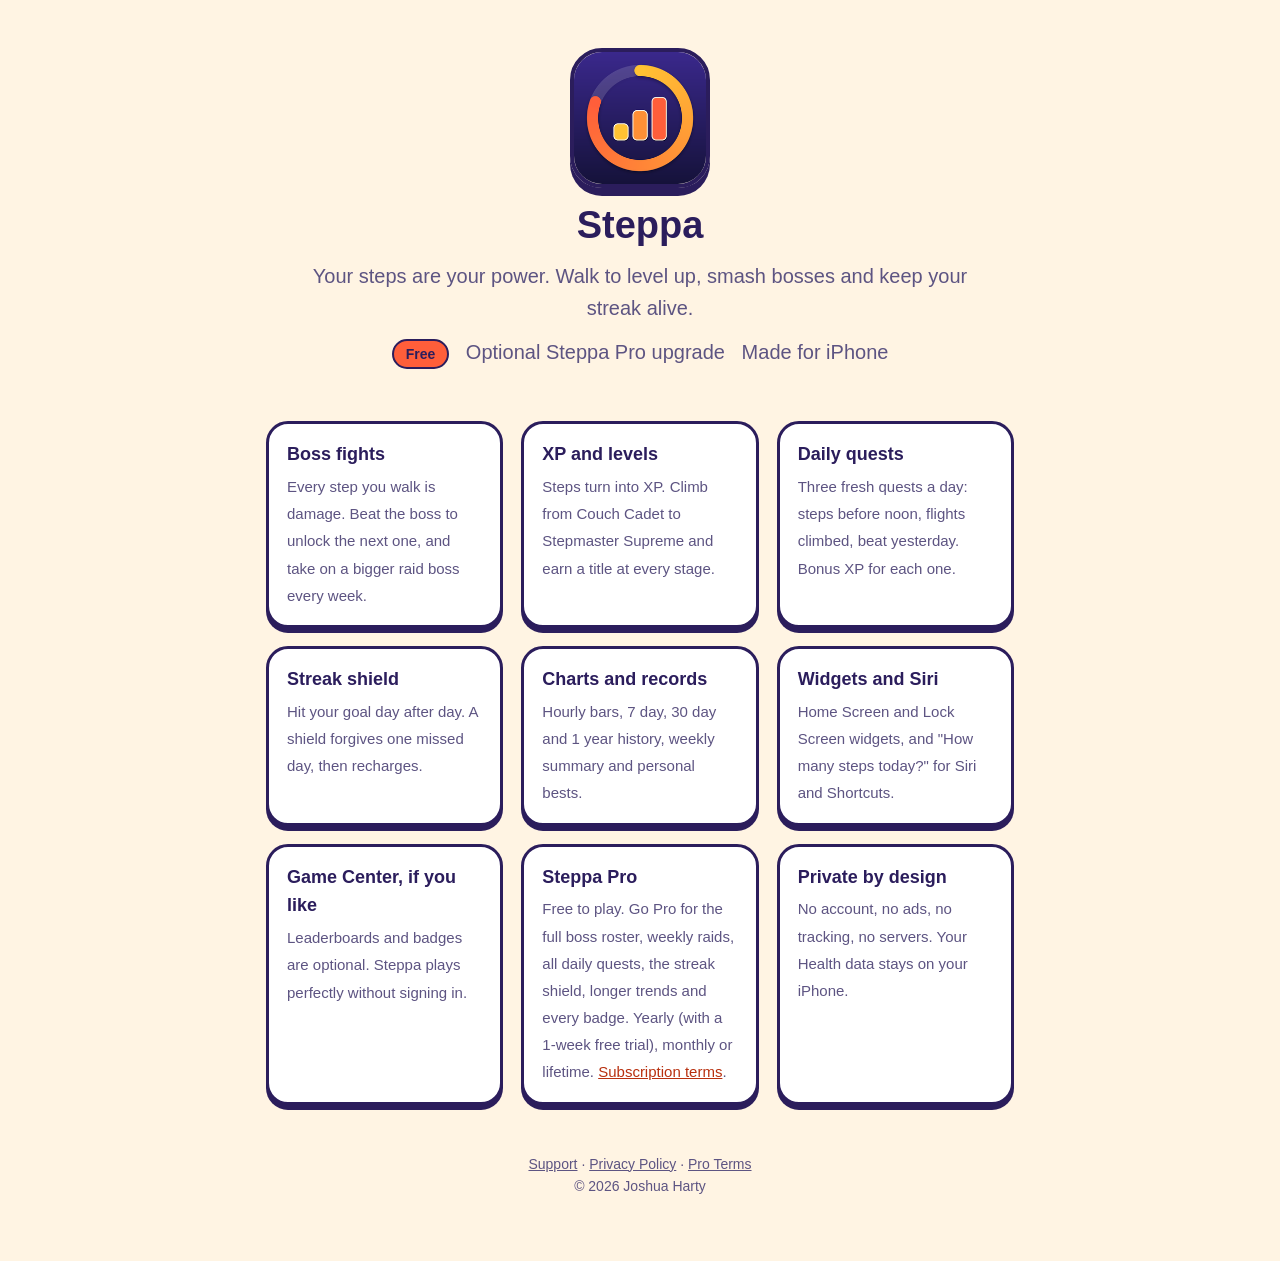
<file: index.html>
<!doctype html>
<html lang="en-GB">
<head>
<meta charset="utf-8">
<meta name="viewport" content="width=device-width, initial-scale=1">
<title>Steppa: Walk. Fight. Level up.</title>
<meta name="description" content="Steppa turns your steps into XP and boss damage. Beat bosses, finish daily quests, keep your streak alive. No account, no ads, no tracking.">
<link rel="icon" href="favicon.png">
<link rel="stylesheet" href="style.css">
</head>
<body>
<div class="wrap">
  <div class="hero">
    <img src="icon.png" alt="Steppa app icon">
    <h1>Steppa</h1>
    <p>Your steps are your power. Walk to level up, smash bosses and keep your streak alive.</p>
    <p><span class="tag">Free</span> &nbsp; Optional Steppa Pro upgrade &nbsp; Made for iPhone</p>
  </div>
  <div class="grid">
    <div class="card"><b>Boss fights</b><span>Every step you walk is damage. Beat the boss to unlock the next one, and take on a bigger raid boss every week.</span></div>
    <div class="card"><b>XP and levels</b><span>Steps turn into XP. Climb from Couch Cadet to Stepmaster Supreme and earn a title at every stage.</span></div>
    <div class="card"><b>Daily quests</b><span>Three fresh quests a day: steps before noon, flights climbed, beat yesterday. Bonus XP for each one.</span></div>
    <div class="card"><b>Streak shield</b><span>Hit your goal day after day. A shield forgives one missed day, then recharges.</span></div>
    <div class="card"><b>Charts and records</b><span>Hourly bars, 7 day, 30 day and 1 year history, weekly summary and personal bests.</span></div>
    <div class="card"><b>Widgets and Siri</b><span>Home Screen and Lock Screen widgets, and "How many steps today?" for Siri and Shortcuts.</span></div>
    <div class="card"><b>Game Center, if you like</b><span>Leaderboards and badges are optional. Steppa plays perfectly without signing in.</span></div>
    <div class="card"><b>Steppa Pro</b><span>Free to play. Go Pro for the full boss roster, weekly raids, all daily quests, the streak shield, longer trends and every badge. Yearly (with a 1-week free trial), monthly or lifetime. <a href="terms.html">Subscription terms</a>.</span></div>
    <div class="card"><b>Private by design</b><span>No account, no ads, no tracking, no servers. Your Health data stays on your iPhone.</span></div>
  </div>
  <footer><a href="support.html">Support</a> · <a href="privacy.html">Privacy Policy</a> · <a href="terms.html">Pro Terms</a><br>&copy; 2026 Joshua Harty</footer>
</div>
</body>
</html>
</file>
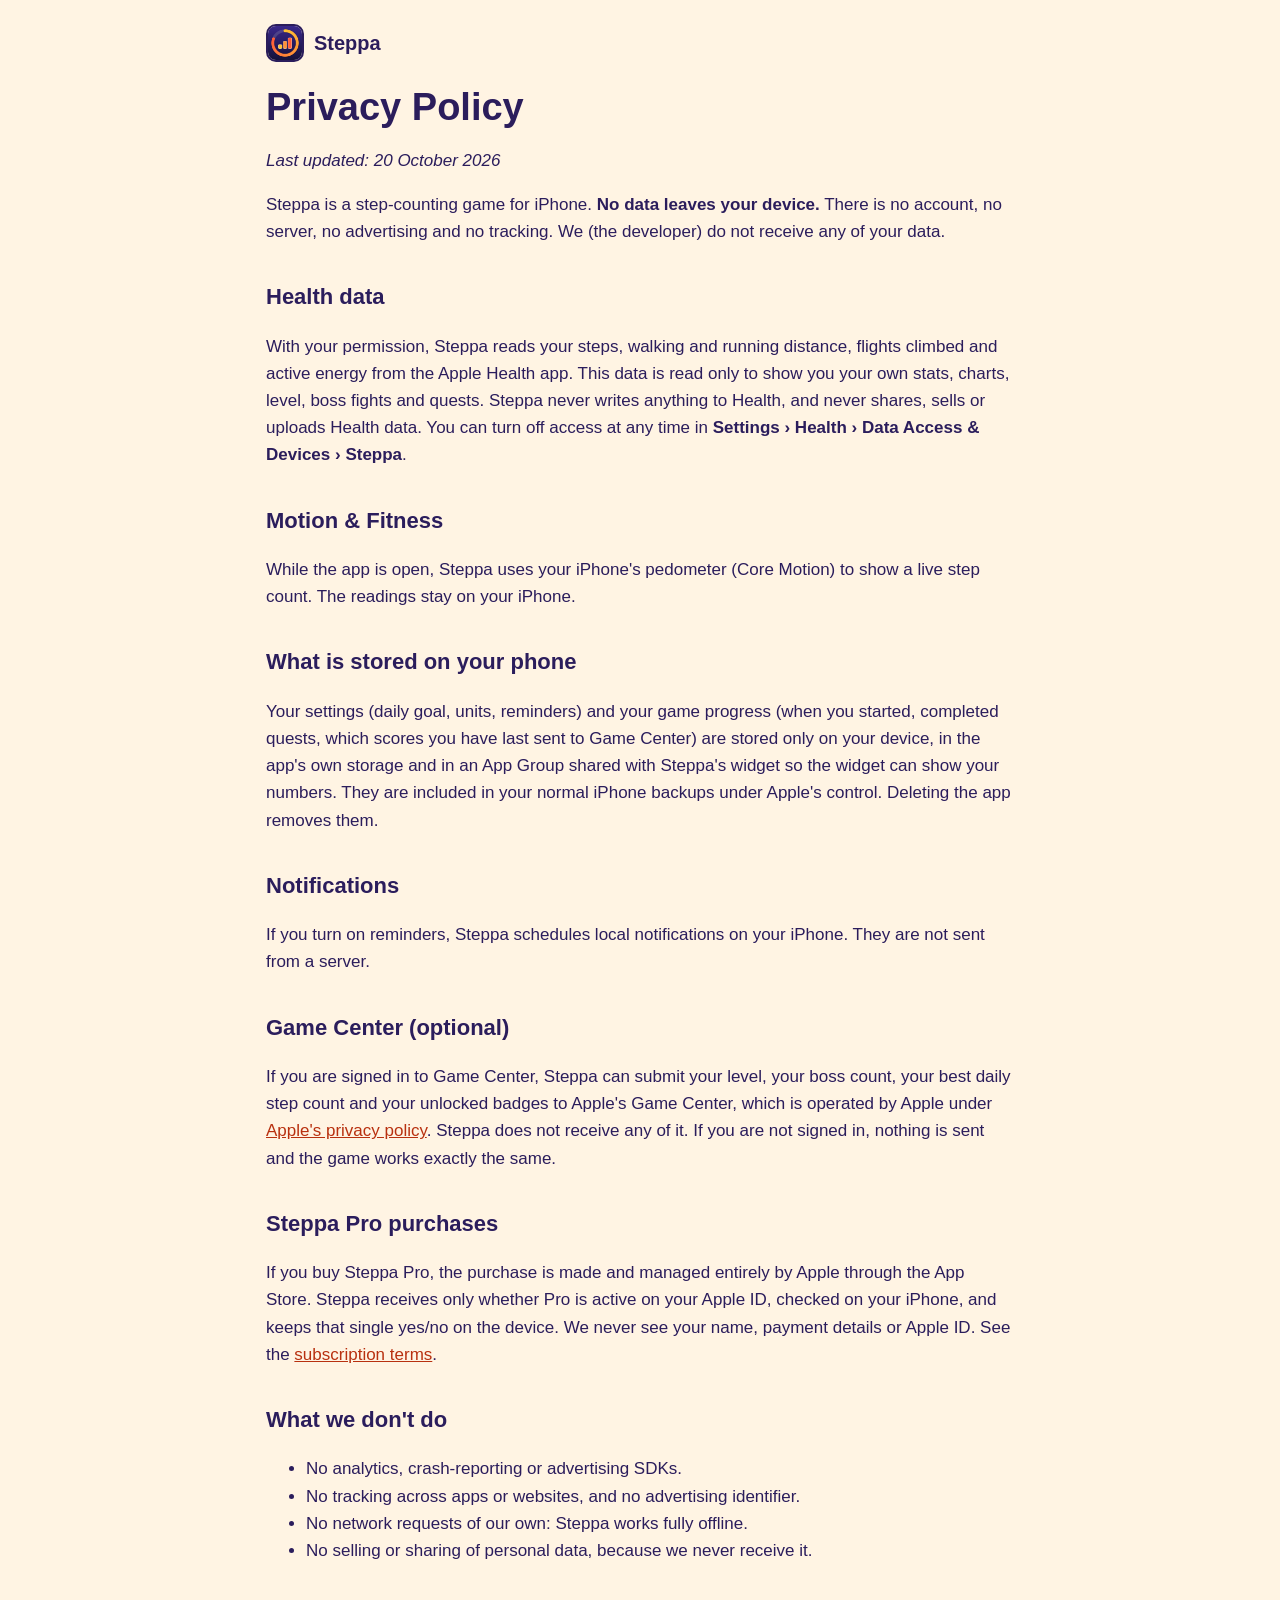
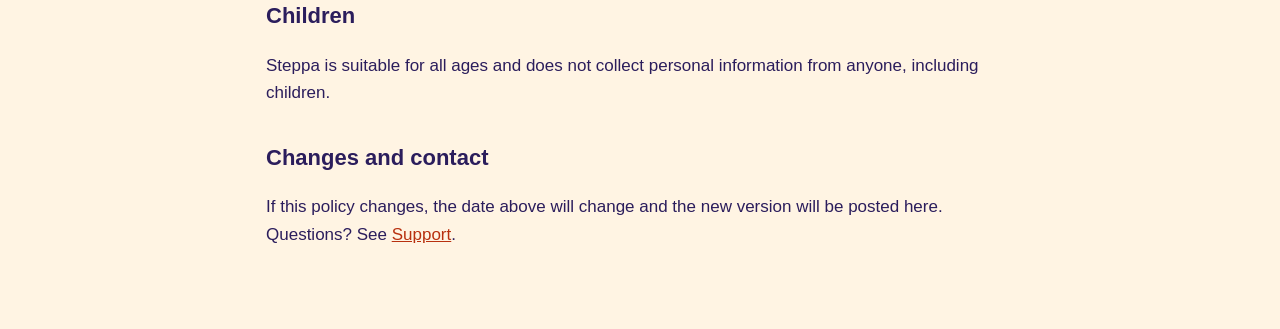
<file: privacy.html>
<!doctype html>
<html lang="en-GB">
<head>
<meta charset="utf-8">
<meta name="viewport" content="width=device-width, initial-scale=1">
<title>Steppa Privacy Policy</title>
<link rel="icon" href="favicon.png">
<link rel="stylesheet" href="style.css">
</head>
<body>
<div class="wrap doc">
  <nav><img src="icon.png" alt=""><b><a href="index.html">Steppa</a></b></nav>
  <h1>Privacy Policy</h1>
  <p><i>Last updated: 20 October 2026</i></p>

  <p>Steppa is a step-counting game for iPhone. <b>No data leaves your device.</b> There is no account, no server, no advertising and no tracking. We (the developer) do not receive any of your data.</p>

  <h2>Health data</h2>
  <p>With your permission, Steppa reads your steps, walking and running distance, flights climbed and active energy from the Apple Health app. This data is read only to show you your own stats, charts, level, boss fights and quests. Steppa never writes anything to Health, and never shares, sells or uploads Health data. You can turn off access at any time in <b>Settings › Health › Data Access &amp; Devices › Steppa</b>.</p>

  <h2>Motion &amp; Fitness</h2>
  <p>While the app is open, Steppa uses your iPhone's pedometer (Core Motion) to show a live step count. The readings stay on your iPhone.</p>

  <h2>What is stored on your phone</h2>
  <p>Your settings (daily goal, units, reminders) and your game progress (when you started, completed quests, which scores you have last sent to Game Center) are stored only on your device, in the app's own storage and in an App Group shared with Steppa's widget so the widget can show your numbers. They are included in your normal iPhone backups under Apple's control. Deleting the app removes them.</p>

  <h2>Notifications</h2>
  <p>If you turn on reminders, Steppa schedules local notifications on your iPhone. They are not sent from a server.</p>

  <h2>Game Center (optional)</h2>
  <p>If you are signed in to Game Center, Steppa can submit your level, your boss count, your best daily step count and your unlocked badges to Apple's Game Center, which is operated by Apple under <a href="https://www.apple.com/legal/privacy/">Apple's privacy policy</a>. Steppa does not receive any of it. If you are not signed in, nothing is sent and the game works exactly the same.</p>

  <h2>Steppa Pro purchases</h2>
  <p>If you buy Steppa Pro, the purchase is made and managed entirely by Apple through the App Store. Steppa receives only whether Pro is active on your Apple ID, checked on your iPhone, and keeps that single yes/no on the device. We never see your name, payment details or Apple ID. See the <a href="terms.html">subscription terms</a>.</p>

  <h2>What we don't do</h2>
  <ul>
    <li>No analytics, crash-reporting or advertising SDKs.</li>
    <li>No tracking across apps or websites, and no advertising identifier.</li>
    <li>No network requests of our own: Steppa works fully offline.</li>
    <li>No selling or sharing of personal data, because we never receive it.</li>
  </ul>

  <h2>Children</h2>
  <p>Steppa is suitable for all ages and does not collect personal information from anyone, including children.</p>

  <h2>Changes and contact</h2>
  <p>If this policy changes, the date above will change and the new version will be posted here. Questions? See <a href="support.html">Support</a>.</p>
</div>
</body>
</html>
</file>
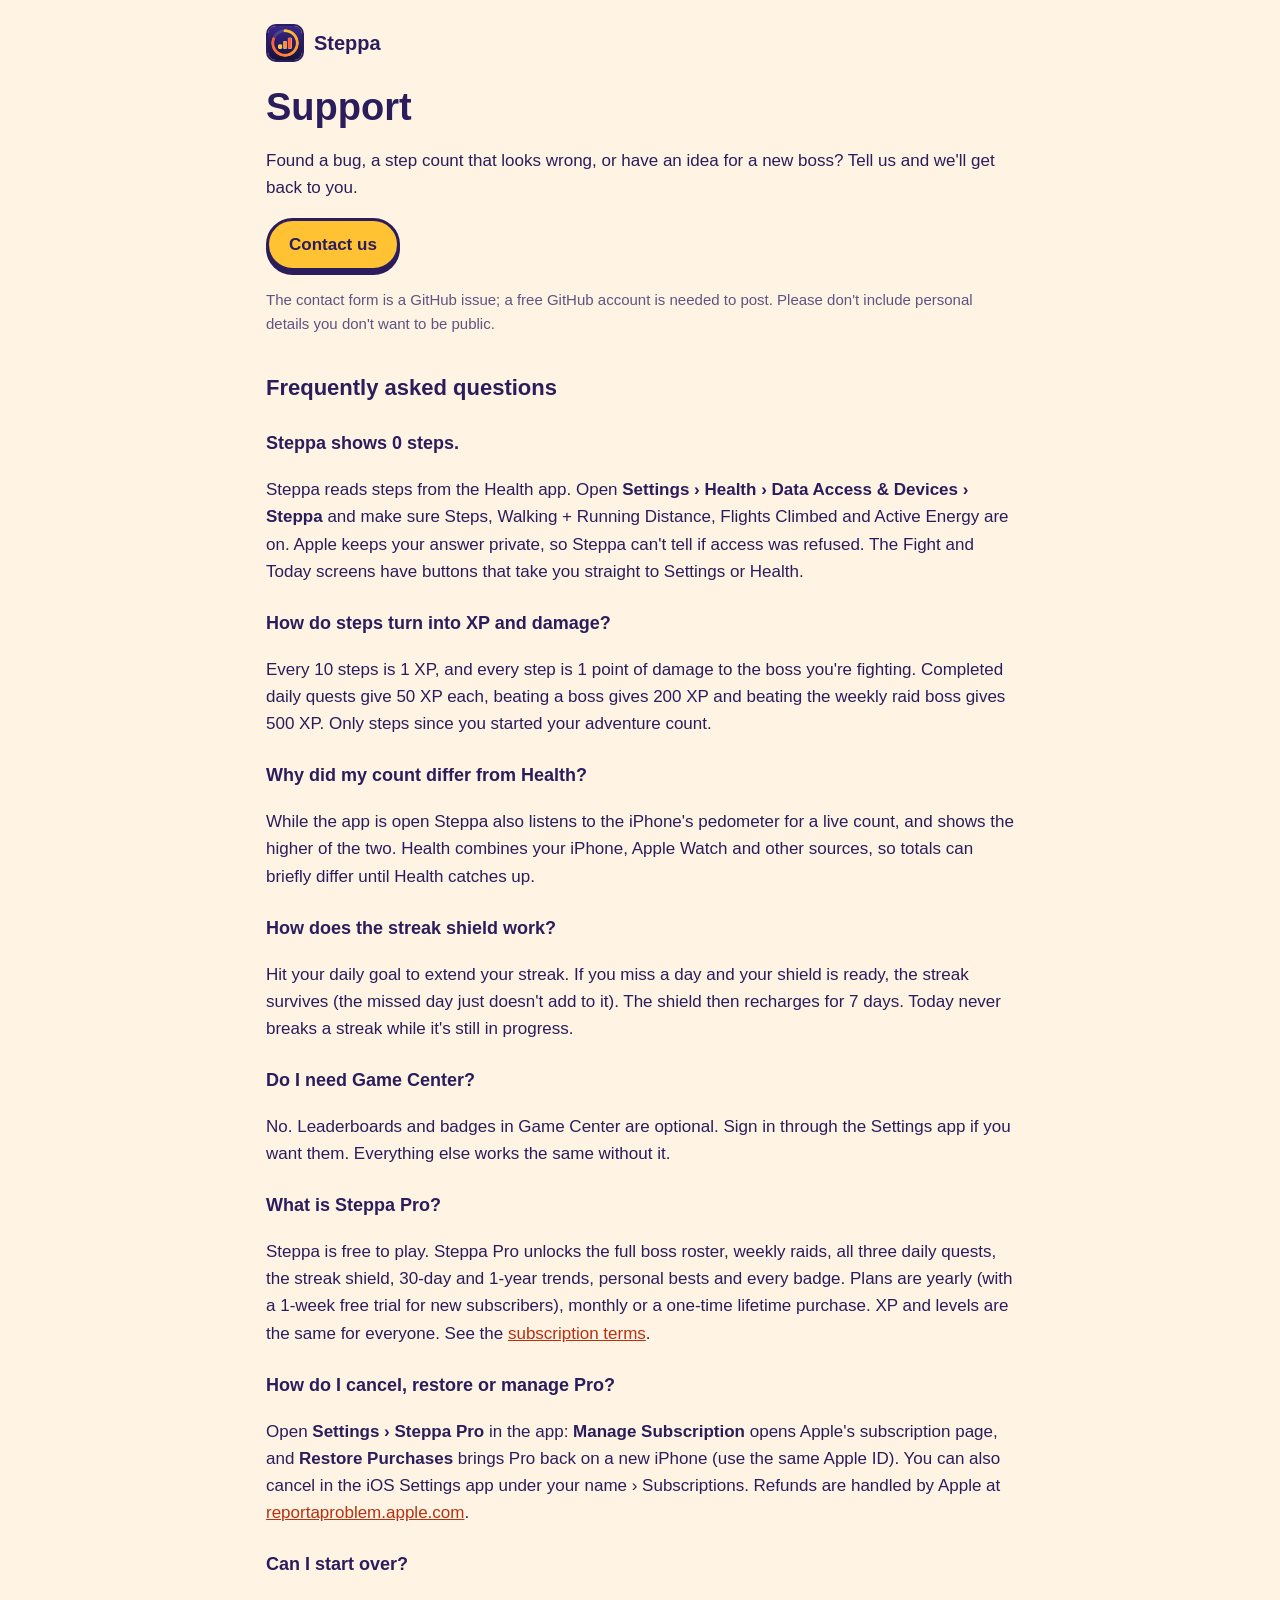
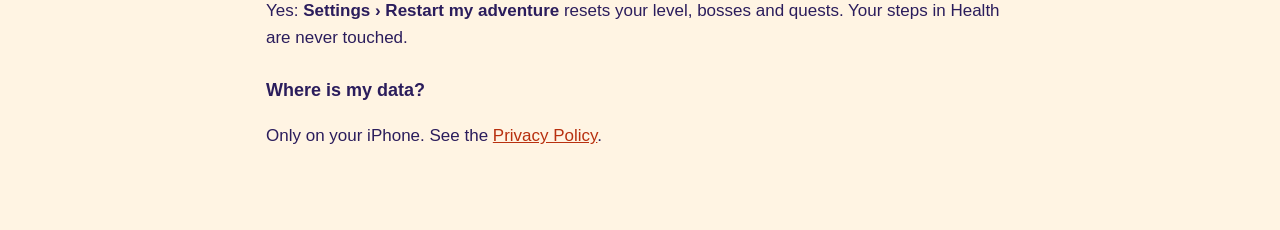
<file: support.html>
<!doctype html>
<html lang="en-GB">
<head>
<meta charset="utf-8">
<meta name="viewport" content="width=device-width, initial-scale=1">
<title>Steppa Support</title>
<link rel="icon" href="favicon.png">
<link rel="stylesheet" href="style.css">
</head>
<body>
<div class="wrap doc">
  <nav><img src="icon.png" alt=""><b><a href="index.html">Steppa</a></b></nav>
  <h1>Support</h1>
  <p>Found a bug, a step count that looks wrong, or have an idea for a new boss? Tell us and we'll get back to you.</p>
  <p><a class="btn" href="https://github.com/slimboi34/steppa-site/issues/new">Contact us</a></p>
  <p style="color:var(--muted);font-size:15px">The contact form is a GitHub issue; a free GitHub account is needed to post. Please don't include personal details you don't want to be public.</p>

  <h2>Frequently asked questions</h2>

  <h3>Steppa shows 0 steps.</h3>
  <p>Steppa reads steps from the Health app. Open <b>Settings › Health › Data Access &amp; Devices › Steppa</b> and make sure Steps, Walking + Running Distance, Flights Climbed and Active Energy are on. Apple keeps your answer private, so Steppa can't tell if access was refused. The Fight and Today screens have buttons that take you straight to Settings or Health.</p>

  <h3>How do steps turn into XP and damage?</h3>
  <p>Every 10 steps is 1 XP, and every step is 1 point of damage to the boss you're fighting. Completed daily quests give 50 XP each, beating a boss gives 200 XP and beating the weekly raid boss gives 500 XP. Only steps since you started your adventure count.</p>

  <h3>Why did my count differ from Health?</h3>
  <p>While the app is open Steppa also listens to the iPhone's pedometer for a live count, and shows the higher of the two. Health combines your iPhone, Apple Watch and other sources, so totals can briefly differ until Health catches up.</p>

  <h3>How does the streak shield work?</h3>
  <p>Hit your daily goal to extend your streak. If you miss a day and your shield is ready, the streak survives (the missed day just doesn't add to it). The shield then recharges for 7 days. Today never breaks a streak while it's still in progress.</p>

  <h3>Do I need Game Center?</h3>
  <p>No. Leaderboards and badges in Game Center are optional. Sign in through the Settings app if you want them. Everything else works the same without it.</p>

  <h3>What is Steppa Pro?</h3>
  <p>Steppa is free to play. Steppa Pro unlocks the full boss roster, weekly raids, all three daily quests, the streak shield, 30-day and 1-year trends, personal bests and every badge. Plans are yearly (with a 1-week free trial for new subscribers), monthly or a one-time lifetime purchase. XP and levels are the same for everyone. See the <a href="terms.html">subscription terms</a>.</p>

  <h3>How do I cancel, restore or manage Pro?</h3>
  <p>Open <b>Settings › Steppa Pro</b> in the app: <b>Manage Subscription</b> opens Apple's subscription page, and <b>Restore Purchases</b> brings Pro back on a new iPhone (use the same Apple ID). You can also cancel in the iOS Settings app under your name › Subscriptions. Refunds are handled by Apple at <a href="https://reportaproblem.apple.com/">reportaproblem.apple.com</a>.</p>

  <h3>Can I start over?</h3>
  <p>Yes: <b>Settings › Restart my adventure</b> resets your level, bosses and quests. Your steps in Health are never touched.</p>

  <h3>Where is my data?</h3>
  <p>Only on your iPhone. See the <a href="privacy.html">Privacy Policy</a>.</p>
</div>
</body>
</html>
</file>
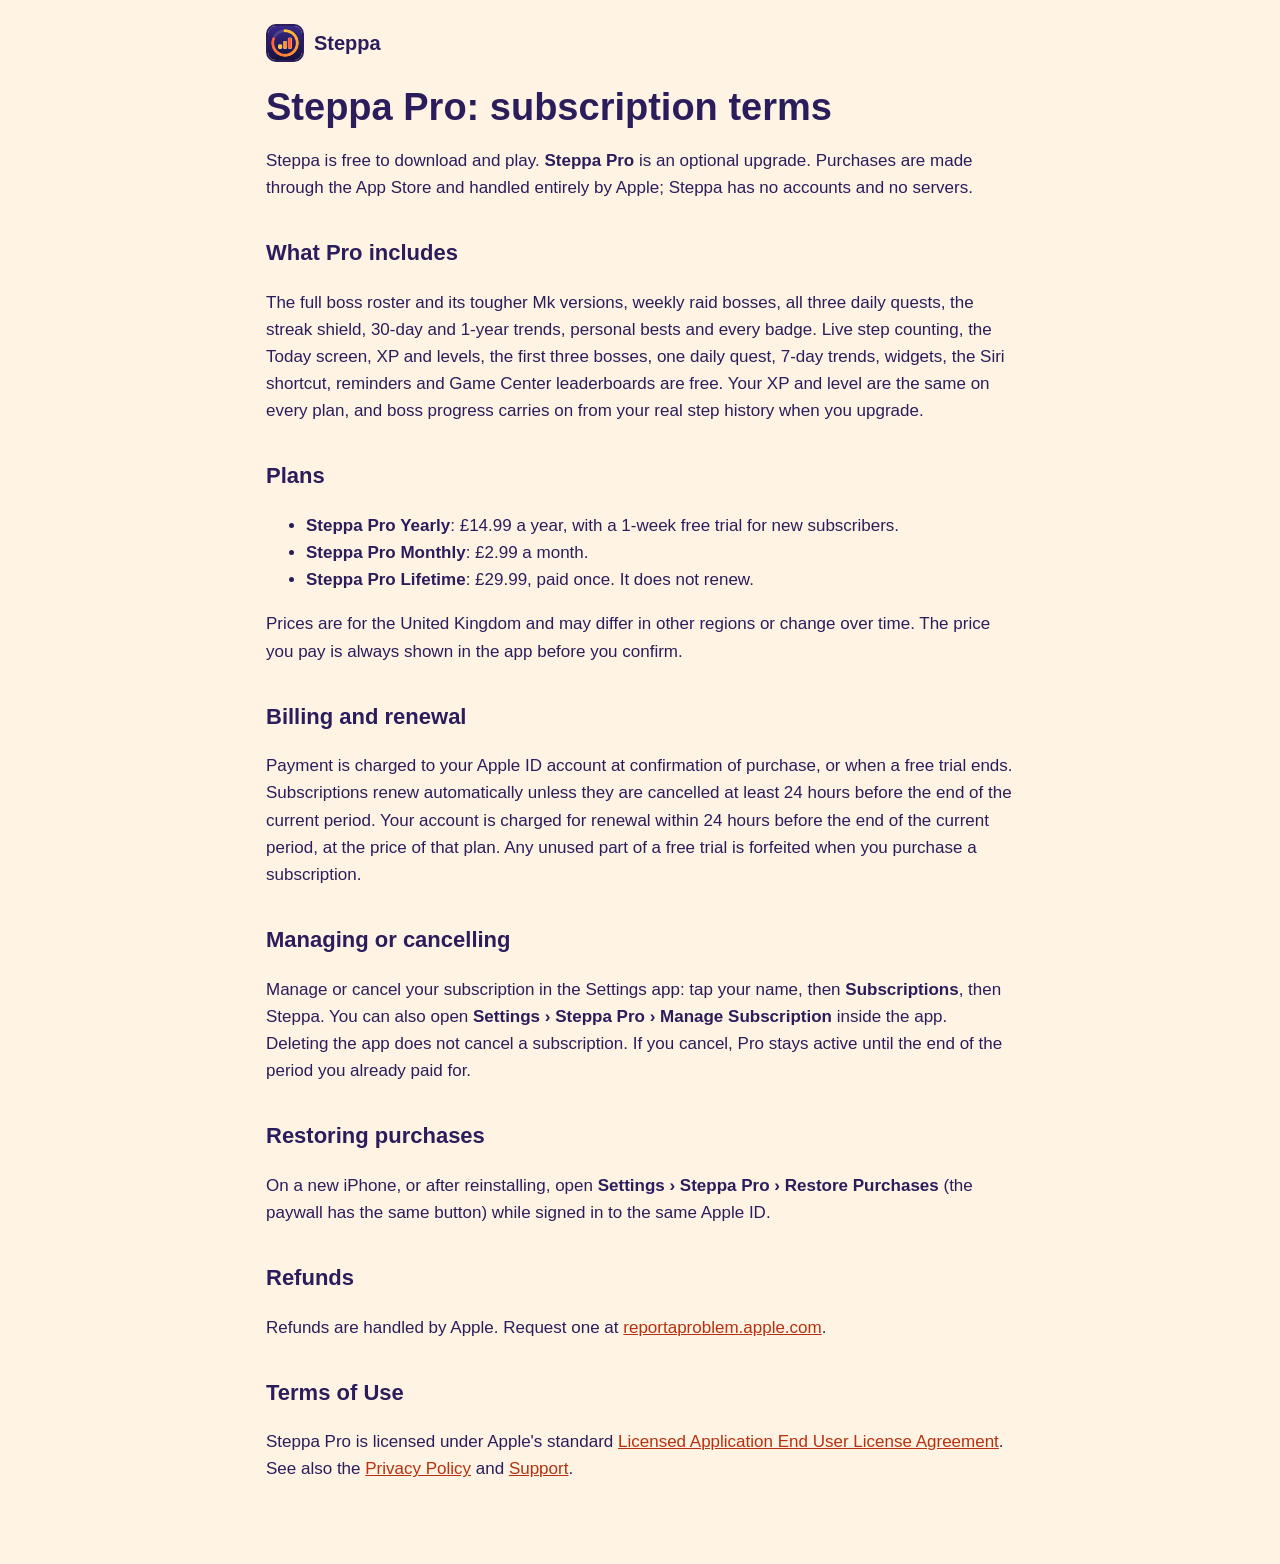
<file: terms.html>
<!doctype html>
<html lang="en-GB">
<head>
<meta charset="utf-8">
<meta name="viewport" content="width=device-width, initial-scale=1">
<title>Steppa Pro Terms</title>
<link rel="icon" href="favicon.png">
<link rel="stylesheet" href="style.css">
</head>
<body>
<div class="wrap doc">
  <nav><img src="icon.png" alt=""><b><a href="index.html">Steppa</a></b></nav>
  <h1>Steppa Pro: subscription terms</h1>
  <p>Steppa is free to download and play. <b>Steppa Pro</b> is an optional upgrade. Purchases are made through the App Store and handled entirely by Apple; Steppa has no accounts and no servers.</p>

  <h2>What Pro includes</h2>
  <p>The full boss roster and its tougher Mk versions, weekly raid bosses, all three daily quests, the streak shield, 30-day and 1-year trends, personal bests and every badge. Live step counting, the Today screen, XP and levels, the first three bosses, one daily quest, 7-day trends, widgets, the Siri shortcut, reminders and Game Center leaderboards are free. Your XP and level are the same on every plan, and boss progress carries on from your real step history when you upgrade.</p>

  <h2>Plans</h2>
  <ul>
    <li><b>Steppa Pro Yearly</b>: &pound;14.99 a year, with a 1-week free trial for new subscribers.</li>
    <li><b>Steppa Pro Monthly</b>: &pound;2.99 a month.</li>
    <li><b>Steppa Pro Lifetime</b>: &pound;29.99, paid once. It does not renew.</li>
  </ul>
  <p>Prices are for the United Kingdom and may differ in other regions or change over time. The price you pay is always shown in the app before you confirm.</p>

  <h2>Billing and renewal</h2>
  <p>Payment is charged to your Apple ID account at confirmation of purchase, or when a free trial ends. Subscriptions renew automatically unless they are cancelled at least 24 hours before the end of the current period. Your account is charged for renewal within 24 hours before the end of the current period, at the price of that plan. Any unused part of a free trial is forfeited when you purchase a subscription.</p>

  <h2>Managing or cancelling</h2>
  <p>Manage or cancel your subscription in the Settings app: tap your name, then <b>Subscriptions</b>, then Steppa. You can also open <b>Settings &rsaquo; Steppa Pro &rsaquo; Manage Subscription</b> inside the app. Deleting the app does not cancel a subscription. If you cancel, Pro stays active until the end of the period you already paid for.</p>

  <h2>Restoring purchases</h2>
  <p>On a new iPhone, or after reinstalling, open <b>Settings &rsaquo; Steppa Pro &rsaquo; Restore Purchases</b> (the paywall has the same button) while signed in to the same Apple ID.</p>

  <h2>Refunds</h2>
  <p>Refunds are handled by Apple. Request one at <a href="https://reportaproblem.apple.com/">reportaproblem.apple.com</a>.</p>

  <h2>Terms of Use</h2>
  <p>Steppa Pro is licensed under Apple's standard <a href="https://www.apple.com/legal/internet-services/itunes/dev/stdeula/">Licensed Application End User License Agreement</a>. See also the <a href="privacy.html">Privacy Policy</a> and <a href="support.html">Support</a>.</p>
</div>
</body>
</html>
</file>
<file: style.css>
:root { --bg:#fff4e3; --fg:#2b1d5c; --muted:#5d5482; --coral:#ff5e3a; --gold:#ffc233; --mint:#14a874; --violet:#6c4dff; --card:#ffffff; --line:#2b1d5c; --link:#b8300f; }
@media (prefers-color-scheme: dark) { :root { --bg:#15123a; --fg:#f4efff; --muted:#b4acdc; --mint:#3de0a5; --violet:#9b85ff; --card:#241f57; --line:#6a5de0; --link:#ff8f70; } }
* { box-sizing:border-box; }
body { margin:0; background:var(--bg); color:var(--fg); font:17px/1.6 ui-rounded, -apple-system, BlinkMacSystemFont, "Segoe UI", Roboto, sans-serif; }
.wrap { max-width:780px; margin:0 auto; padding:24px 16px 64px; }
nav { display:flex; align-items:center; gap:10px; font-size:20px; font-weight:800; margin-bottom:24px; }
nav img { width:38px; height:38px; border-radius:10px; border:2px solid var(--line); }
nav a { color:inherit; text-decoration:none; }
a { color:var(--link); }
h1 { font-size:38px; line-height:1.15; margin:8px 0 12px; font-weight:900; }
h2 { font-size:22px; margin-top:34px; font-weight:800; }
h3 { font-size:18px; margin-top:24px; }
.hero { text-align:center; padding:24px 0 8px; }
.hero img { width:140px; height:140px; border-radius:32px; border:4px solid var(--line); box-shadow:0 8px 0 var(--line); }
.hero p { color:var(--muted); font-size:20px; max-width:34em; margin:12px auto; }
.grid { display:grid; grid-template-columns:repeat(auto-fit, minmax(230px, 1fr)); gap:18px; margin-top:32px; }
.card { background:var(--card); border:3px solid var(--line); border-radius:22px; padding:16px 18px; box-shadow:0 5px 0 var(--line); }
.card b { display:block; margin-bottom:4px; font-size:18px; }
.card span { color:var(--muted); font-size:15px; }
.btn { display:inline-block; background:var(--gold); color:#2b1d5c; padding:10px 20px; border:3px solid var(--line); border-radius:999px; text-decoration:none; font-weight:800; box-shadow:0 4px 0 var(--line); }
.tag { display:inline-block; background:var(--coral); color:#2b1d5c; font-weight:800; padding:2px 12px; border:2px solid var(--line); border-radius:999px; font-size:14px; }
footer { margin-top:48px; color:var(--muted); font-size:14px; text-align:center; }
footer a { color:var(--muted); }
</file>
